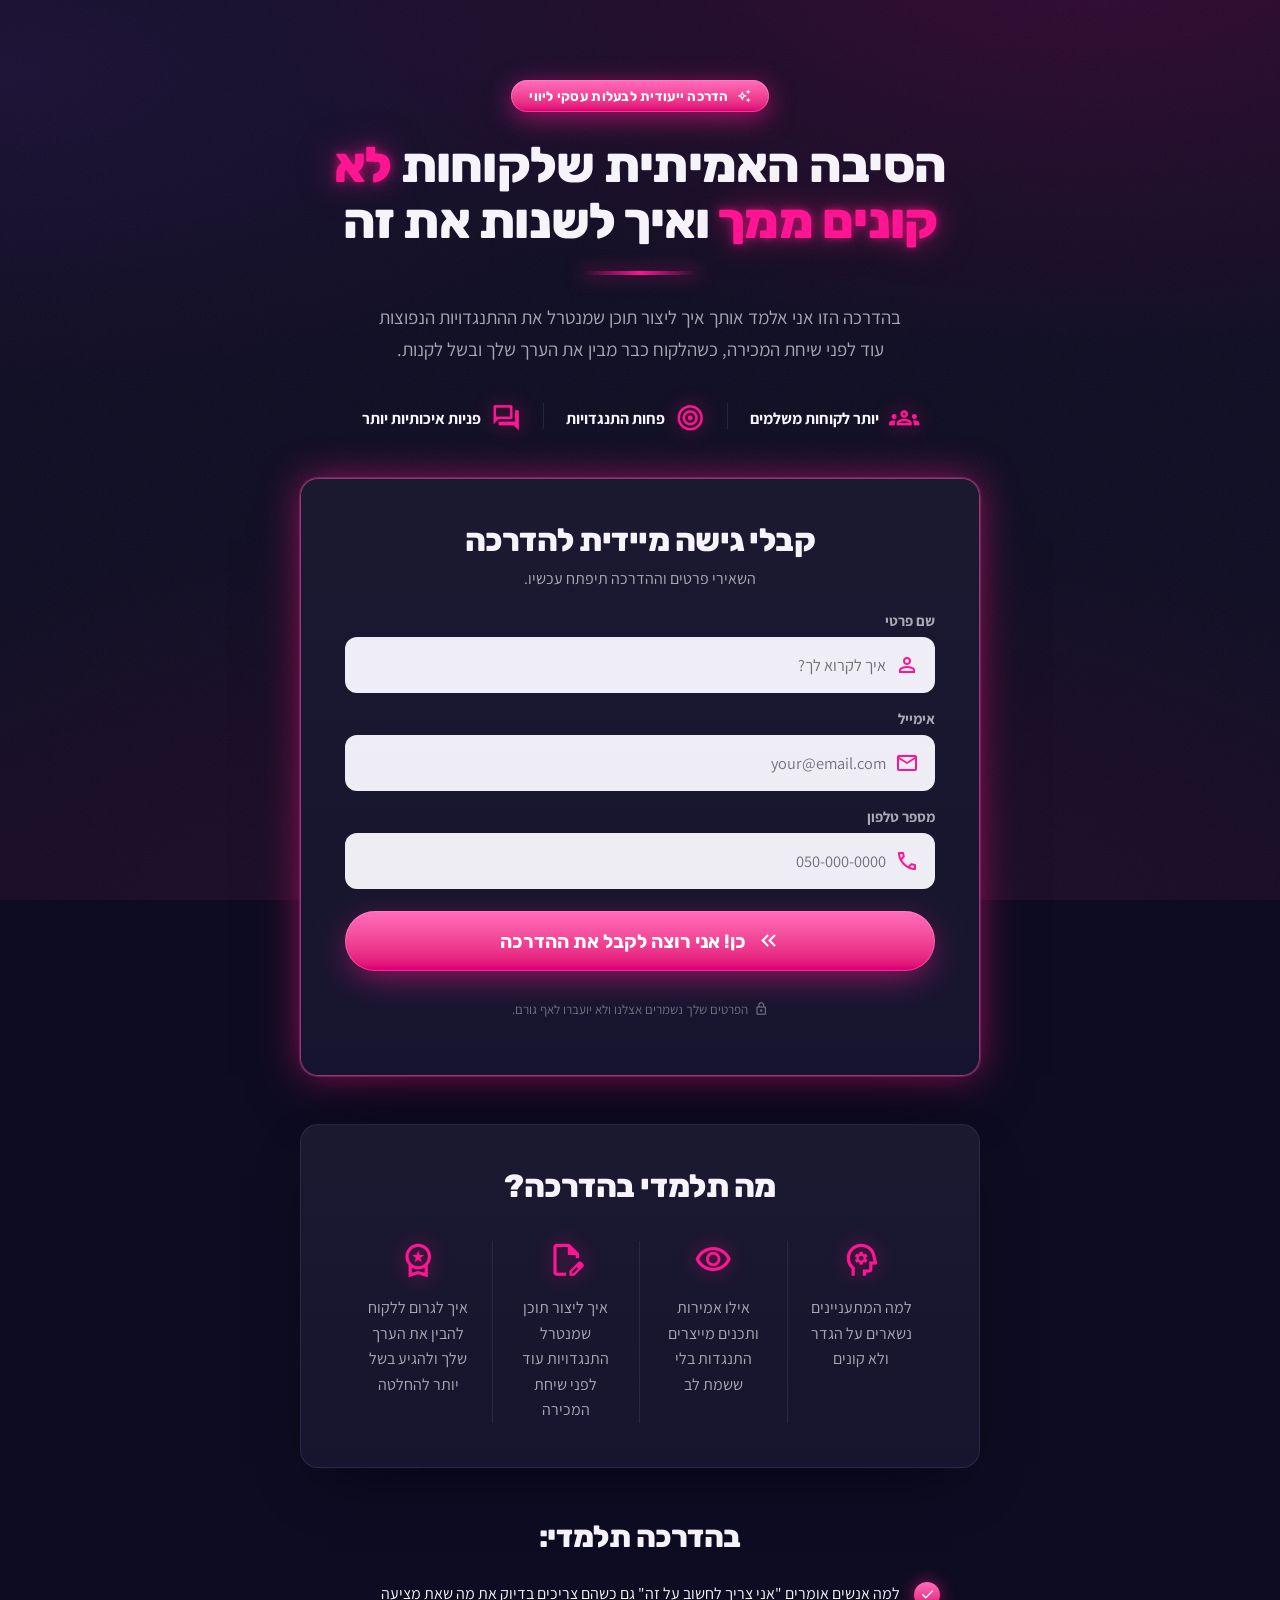
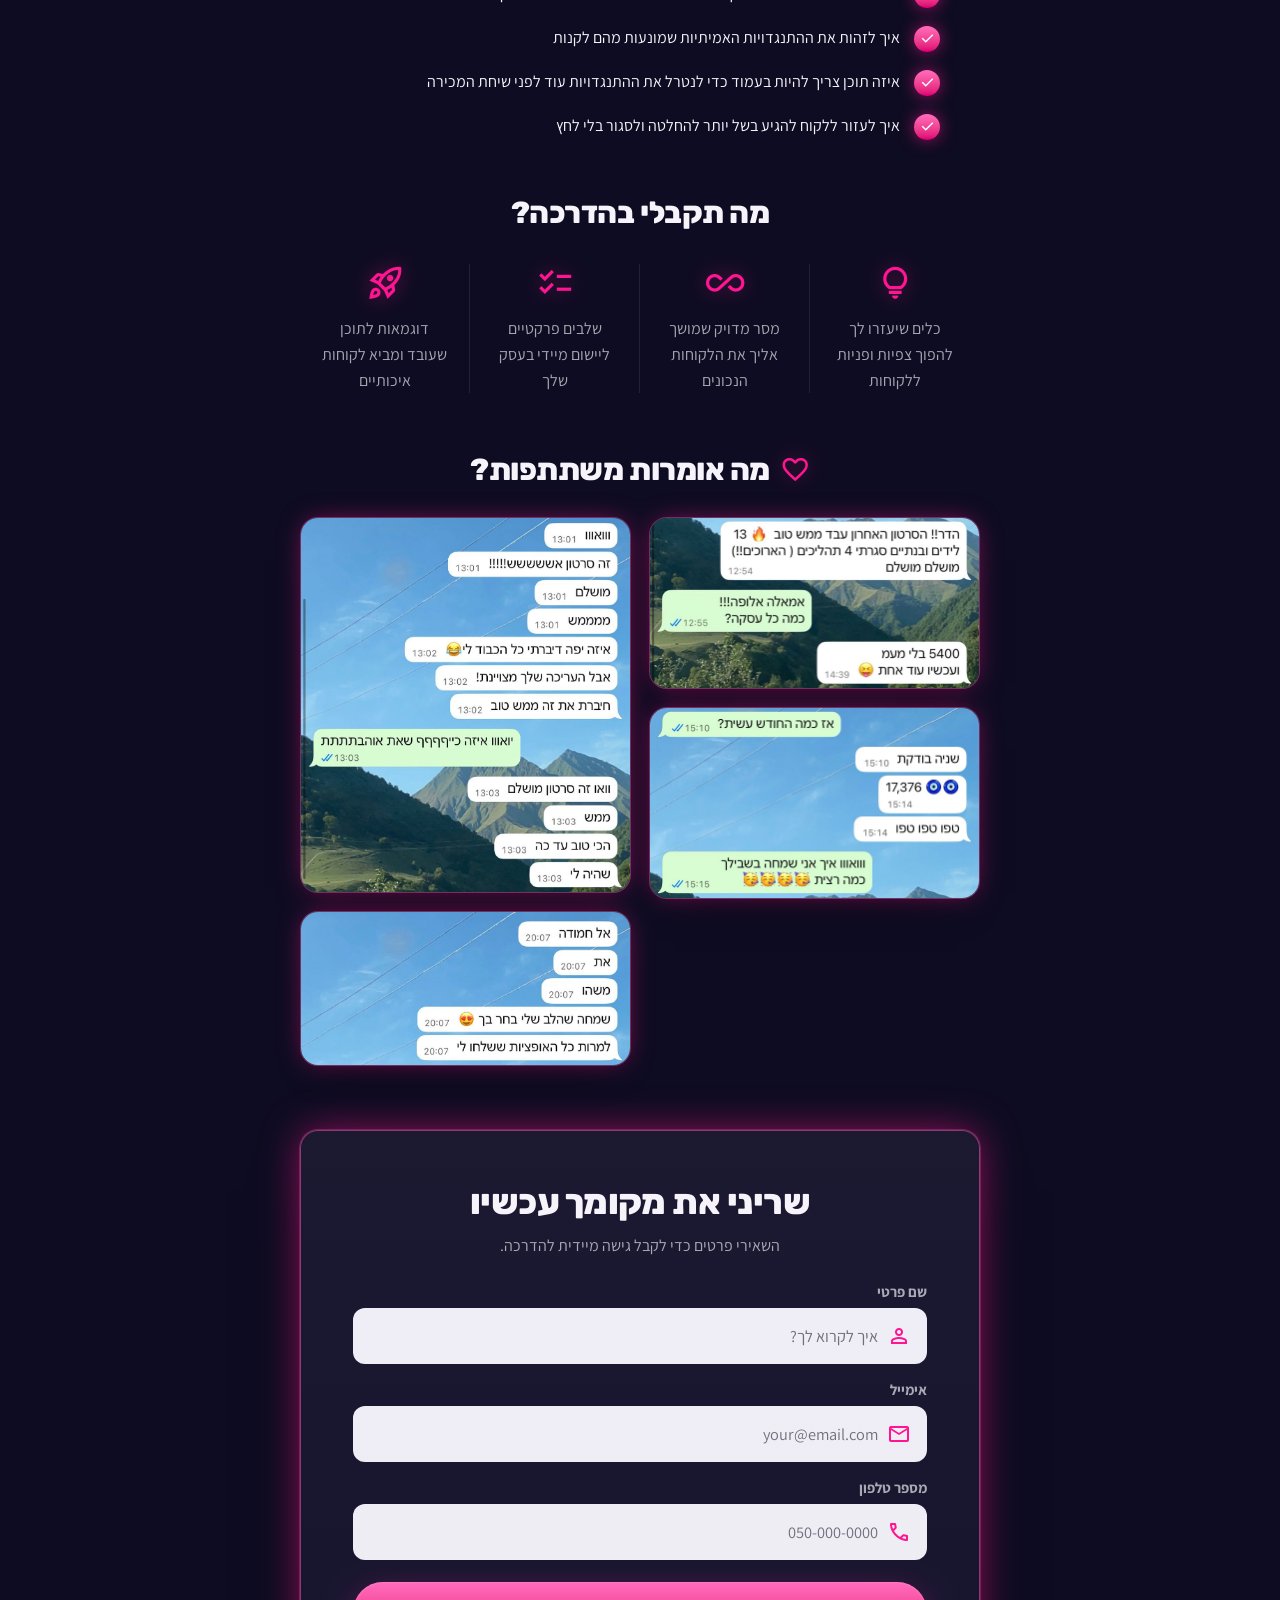
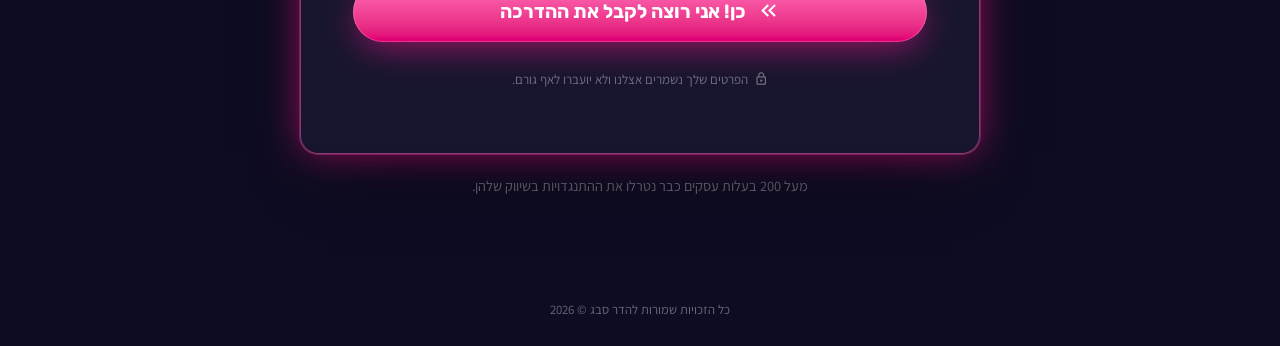
<file: index.html>
<!DOCTYPE html>
<html dir="rtl" lang="he">
<head>
  <meta charset="utf-8">
  <meta content="width=device-width, initial-scale=1.0" name="viewport">
  <title>הדר סבג | ההדרכה: הסיבה האמיתית שלקוחות לא קונים</title>
  <meta name="description" content="הדרכה חינמית: איך ליצור תוכן שמנטרל את ההתנגדויות הנפוצות עוד לפני שיחת המכירה, כדי שהלקוחות יגיעו בשלים לקנות." />
  <!-- Microsoft Clarity -->
  <script type="text/javascript">
    (function(c,l,a,r,i,t,y){
        c[a]=c[a]||function(){(c[a].q=c[a].q||[]).push(arguments)};
        t=l.createElement(r);t.async=1;t.src="https://www.clarity.ms/tag/"+i;
        y=l.getElementsByTagName(r)[0];y.parentNode.insertBefore(t,y);
    })(window, document, "clarity", "script", "xek4ic7ocl");
  </script>
  <link rel="preconnect" href="https://fonts.googleapis.com">
  <link rel="preconnect" href="https://fonts.gstatic.com" crossorigin>
  <link href="https://fonts.googleapis.com/css2?family=Rubik:wght@500;600;700;800;900&family=Assistant:wght@400;500;600;700;800&display=swap" rel="stylesheet">
  <link href="https://fonts.googleapis.com/css2?family=Material+Symbols+Outlined:wght,FILL@100..700,0..1&display=swap" rel="stylesheet">
  <link href="style.css" rel="stylesheet">
  <style>
    .material-symbols-outlined { font-variation-settings: 'FILL' 0, 'wght' 400, 'GRAD' 0, 'opsz' 24; vertical-align: middle; }
    .wrap { width: 100%; max-width: var(--max-w); margin-inline: auto; padding-inline: 20px; position: relative; z-index: 1; }
    .hero-h1 { font-size: clamp(1.9rem, 6.2vw, 3.1rem); }
    .grid-4 { display: grid; grid-template-columns: 1fr; gap: 28px; }
    .grid-3 { display: grid; grid-template-columns: 1fr; gap: 18px; }
    @media (min-width: 720px) {
      .grid-4 { grid-template-columns: repeat(4, 1fr); gap: 0; }
      .grid-4 > .cell { padding-inline: 22px; }
      .grid-4 > .cell + .cell { border-inline-start: 1px solid var(--hairline); }
      .grid-3 { grid-template-columns: repeat(3, 1fr); }
    }
  </style>
</head>
<body>

<main class="wrap" style="padding-top: clamp(40px, 8vw, 80px); padding-bottom: 64px;">

  <!-- Badge -->
  <div class="rise" style="text-align:center; margin-bottom: 26px;">
    <span class="badge">
      <span class="material-symbols-outlined">auto_awesome</span>
      הדרכה ייעודית לבעלות עסקי ליווי
    </span>
  </div>

  <!-- Hero headline (user's title, image's stacked treatment) -->
  <header class="rise d1" style="text-align:center; max-width: 640px; margin-inline:auto;">
    <h1 class="hero-h1" style="color: var(--ink);">
      הסיבה האמיתית שלקוחות <span class="neon">לא קונים ממך</span> ואיך לשנות את זה
    </h1>
    <div style="width:120px; height:4px; border-radius:999px; margin: 22px auto 0;
                background: linear-gradient(90deg, transparent, var(--pink), transparent);
                box-shadow: 0 0 18px var(--glow);"></div>
  </header>

  <!-- Sub -->
  <p class="rise d2 measure" style="text-align:center; font-size: clamp(1.02rem, 3.4vw, 1.18rem);
        color: var(--ink-dim); line-height: 1.7; margin: 26px auto 0;">
    בהדרכה הזו אני אלמד אותך איך ליצור תוכן שמנטרל את ההתנגדויות הנפוצות
    עוד לפני שיחת המכירה, כשהלקוח כבר מבין את הערך שלך ובשל לקנות.
  </p>

  <!-- 3 benefits row -->
  <div class="rise d3" style="display:flex; align-items:center; justify-content:center; flex-wrap:wrap;
        gap: 14px 22px; margin-top: 38px;">
    <div style="display:flex; align-items:center; gap:10px;">
      <span class="material-symbols-outlined ficon ficon--sm">groups</span>
      <span style="font-weight:700;">יותר לקוחות משלמים</span>
    </div>
    <span class="vrule" style="height:26px;"></span>
    <div style="display:flex; align-items:center; gap:10px;">
      <span class="material-symbols-outlined ficon ficon--sm">target</span>
      <span style="font-weight:700;">פחות התנגדויות</span>
    </div>
    <span class="vrule" style="height:26px;"></span>
    <div style="display:flex; align-items:center; gap:10px;">
      <span class="material-symbols-outlined ficon ficon--sm">forum</span>
      <span style="font-weight:700;">פניות איכותיות יותר</span>
    </div>
  </div>

  <!-- Top opt-in form -->
  <section class="rise d3" style="margin-top: 44px;">
    <div class="panel panel--glow" style="padding: clamp(26px, 5vw, 44px);">
      <div style="text-align:center; margin-bottom: 22px;">
        <h2 style="font-size: clamp(1.5rem, 4.6vw, 2rem);">קבלי גישה מיידית להדרכה</h2>
        <p style="margin: 10px 0 0; color: var(--ink-dim);">השאירי פרטים וההדרכה תיפתח עכשיו.</p>
      </div>

      <form class="lead-form" novalidate style="display:flex; flex-direction:column; gap:16px;">
        <div class="field-group">
          <label class="field-label" for="top-name">שם פרטי</label>
          <div class="input-wrap">
            <input id="top-name" name="name" type="text" autocomplete="given-name"
                   placeholder="איך לקרוא לך?" class="field field--icon">
            <span class="material-symbols-outlined input-icon">person</span>
          </div>
          <p class="form-error"></p>
        </div>

        <div class="field-group">
          <label class="field-label" for="top-email">אימייל</label>
          <div class="input-wrap">
            <input id="top-email" name="email" type="email" autocomplete="email"
                   placeholder="your@email.com" class="field field--icon ltr">
            <span class="material-symbols-outlined input-icon">mail</span>
          </div>
          <p class="form-error"></p>
        </div>

        <div class="field-group">
          <label class="field-label" for="top-phone">מספר טלפון</label>
          <div class="input-wrap">
            <input id="top-phone" name="phone" type="tel" autocomplete="tel"
                   placeholder="050-000-0000" class="field field--icon ltr">
            <span class="material-symbols-outlined input-icon">call</span>
          </div>
          <p class="form-error"></p>
        </div>

        <button type="submit" class="btn-primary" style="margin-top: 6px;">
          <span class="material-symbols-outlined">keyboard_double_arrow_left</span>
          כן! אני רוצה לקבל את ההדרכה
        </button>

        <p style="text-align:center; font-size:0.82rem; color: var(--ink-faint);
                  display:flex; align-items:center; justify-content:center; gap:6px;">
          <span class="material-symbols-outlined" style="font-size:1.1em;">lock</span>
          הפרטים שלך נשמרים אצלנו ולא יועברו לאף גורם.
        </p>
      </form>
    </div>
  </section>

  <!-- What you'll learn -->
  <section class="panel" style="margin-top: 48px; padding: clamp(28px, 5vw, 44px);">
    <h2 style="text-align:center; font-size: clamp(1.5rem, 4.6vw, 2rem); margin-bottom: 36px;">
      מה תלמדי בהדרכה?
    </h2>
    <div class="grid-4">
      <div class="cell" style="text-align:center;">
        <span class="material-symbols-outlined ficon">psychology</span>
        <p style="margin: 16px 0 0; color: var(--ink-dim); line-height:1.6;">
          למה המתעניינים נשארים על הגדר ולא קונים
        </p>
      </div>
      <div class="cell" style="text-align:center;">
        <span class="material-symbols-outlined ficon">visibility</span>
        <p style="margin: 16px 0 0; color: var(--ink-dim); line-height:1.6;">
          אילו אמירות ותכנים מייצרים התנגדות בלי ששמת לב
        </p>
      </div>
      <div class="cell" style="text-align:center;">
        <span class="material-symbols-outlined ficon">edit_document</span>
        <p style="margin: 16px 0 0; color: var(--ink-dim); line-height:1.6;">
          איך ליצור תוכן שמנטרל התנגדויות עוד לפני שיחת המכירה
        </p>
      </div>
      <div class="cell" style="text-align:center;">
        <span class="material-symbols-outlined ficon">workspace_premium</span>
        <p style="margin: 16px 0 0; color: var(--ink-dim); line-height:1.6;">
          איך לגרום ללקוח להבין את הערך שלך ולהגיע בשל יותר להחלטה
        </p>
      </div>
    </div>
  </section>

  <!-- Checklist -->
  <section style="margin-top: 52px; max-width: 600px; margin-inline:auto;">
    <h2 style="text-align:center; font-size: clamp(1.4rem, 4.4vw, 1.9rem); margin-bottom: 28px;">
      בהדרכה תלמדי:
    </h2>
    <ul style="list-style:none; margin:0; padding:0; display:flex; flex-direction:column; gap:18px;">
      <li style="display:flex; gap:14px; align-items:flex-start;">
        <span class="check-dot"><span class="material-symbols-outlined" style="font-size:17px;">check</span></span>
        <span style="line-height:1.55;">למה אנשים אומרים "אני צריך לחשוב על זה" גם כשהם צריכים בדיוק את מה שאת מציעה</span>
      </li>
      <li style="display:flex; gap:14px; align-items:flex-start;">
        <span class="check-dot"><span class="material-symbols-outlined" style="font-size:17px;">check</span></span>
        <span style="line-height:1.55;">איך לזהות את ההתנגדויות האמיתיות שמונעות מהם לקנות</span>
      </li>
      <li style="display:flex; gap:14px; align-items:flex-start;">
        <span class="check-dot"><span class="material-symbols-outlined" style="font-size:17px;">check</span></span>
        <span style="line-height:1.55;">איזה תוכן צריך להיות בעמוד כדי לנטרל את ההתנגדויות עוד לפני שיחת המכירה</span>
      </li>
      <li style="display:flex; gap:14px; align-items:flex-start;">
        <span class="check-dot"><span class="material-symbols-outlined" style="font-size:17px;">check</span></span>
        <span style="line-height:1.55;">איך לעזור ללקוח להגיע בשל יותר להחלטה ולסגור בלי לחץ</span>
      </li>
    </ul>
  </section>

  <!-- What you'll get -->
  <section style="margin-top: 56px;">
    <h2 style="text-align:center; font-size: clamp(1.4rem, 4.4vw, 1.9rem); margin-bottom: 34px;">
      מה תקבלי בהדרכה?
    </h2>
    <div class="grid-4">
      <div class="cell" style="text-align:center;">
        <span class="material-symbols-outlined ficon">lightbulb</span>
        <p style="margin: 14px 0 0; color: var(--ink-dim); line-height:1.6;">
          כלים שיעזרו לך להפוך צפיות ופניות ללקוחות
        </p>
      </div>
      <div class="cell" style="text-align:center;">
        <span class="material-symbols-outlined ficon">all_inclusive</span>
        <p style="margin: 14px 0 0; color: var(--ink-dim); line-height:1.6;">
          מסר מדויק שמושך אליך את הלקוחות הנכונים
        </p>
      </div>
      <div class="cell" style="text-align:center;">
        <span class="material-symbols-outlined ficon">checklist</span>
        <p style="margin: 14px 0 0; color: var(--ink-dim); line-height:1.6;">
          שלבים פרקטיים ליישום מיידי בעסק שלך
        </p>
      </div>
      <div class="cell" style="text-align:center;">
        <span class="material-symbols-outlined ficon">rocket_launch</span>
        <p style="margin: 14px 0 0; color: var(--ink-dim); line-height:1.6;">
          דוגמאות לתוכן שעובד ומביא לקוחות איכותיים
        </p>
      </div>
    </div>
  </section>

  <!-- Testimonials -->
  <section style="margin-top: 60px;">
    <h2 style="text-align:center; font-size: clamp(1.4rem, 4.4vw, 1.9rem); margin-bottom: 30px;
               display:flex; align-items:center; justify-content:center; gap:10px;">
      <span class="material-symbols-outlined ficon ficon--sm">favorite</span>
      מה אומרות משתתפות?
    </h2>
    <div class="shots">
      <figure class="shot">
        <img src="testimonials/t1.jpg" alt="עדות בוואטסאפ: 13 לידים מהסרטון האחרון" loading="lazy">
      </figure>
      <figure class="shot">
        <img src="testimonials/t2.jpg" alt="עדות בוואטסאפ: 17,376 ש״ח החודש" loading="lazy">
      </figure>
      <figure class="shot">
        <img src="testimonials/t3.jpg" alt="עדות בוואטסאפ: הסרטון יצא מושלם" loading="lazy">
      </figure>
      <figure class="shot">
        <img src="testimonials/t4.jpg" alt="עדות בוואטסאפ ממשתתפת מרוצה" loading="lazy">
      </figure>
    </div>
  </section>

  <!-- Opt-in form -->
  <section id="lead" style="margin-top: 64px; position: relative;">

    <div class="panel panel--glow" style="padding: clamp(30px, 6vw, 52px);">
      <div style="text-align:center; margin-bottom: 26px;">
        <h2 style="font-size: clamp(1.6rem, 5vw, 2.2rem);">שריני את מקומך עכשיו</h2>
        <p style="margin: 12px 0 0; color: var(--ink-dim);">
          השאירי פרטים כדי לקבל גישה מיידית להדרכה.
        </p>
      </div>

      <form class="lead-form" novalidate style="display:flex; flex-direction:column; gap:16px;">
        <div class="field-group">
          <label class="field-label" for="name">שם פרטי</label>
          <div class="input-wrap">
            <input id="name" name="name" type="text" autocomplete="given-name"
                   placeholder="איך לקרוא לך?" class="field field--icon">
            <span class="material-symbols-outlined input-icon">person</span>
          </div>
          <p class="form-error"></p>
        </div>

        <div class="field-group">
          <label class="field-label" for="email">אימייל</label>
          <div class="input-wrap">
            <input id="email" name="email" type="email" autocomplete="email"
                   placeholder="your@email.com" class="field field--icon ltr">
            <span class="material-symbols-outlined input-icon">mail</span>
          </div>
          <p class="form-error"></p>
        </div>

        <div class="field-group">
          <label class="field-label" for="phone">מספר טלפון</label>
          <div class="input-wrap">
            <input id="phone" name="phone" type="tel" autocomplete="tel"
                   placeholder="050-000-0000" class="field field--icon ltr">
            <span class="material-symbols-outlined input-icon">call</span>
          </div>
          <p class="form-error"></p>
        </div>

        <button type="submit" class="btn-primary" style="margin-top: 6px;">
          <span class="material-symbols-outlined">keyboard_double_arrow_left</span>
          כן! אני רוצה לקבל את ההדרכה
        </button>

        <p style="text-align:center; font-size:0.82rem; color: var(--ink-faint);
                  display:flex; align-items:center; justify-content:center; gap:6px;">
          <span class="material-symbols-outlined" style="font-size:1.1em;">lock</span>
          הפרטים שלך נשמרים אצלנו ולא יועברו לאף גורם.
        </p>
      </form>

      <!-- Success -->
      <div id="lead-success" class="hidden" style="text-align:center; padding: 16px 0; display:none;">
        <span class="material-symbols-outlined ficon">check_circle</span>
        <h3 style="margin: 14px 0 6px;">נשלח! מעבירה אותך להדרכה…</h3>
        <p style="color: var(--ink-dim);">ההדרכה נפתחת עכשיו.</p>
      </div>
    </div>

    <p style="text-align:center; margin-top: 22px; color: var(--ink-faint); font-size:0.9rem;">
      מעל 200 בעלות עסקים כבר נטרלו את ההתנגדויות בשיווק שלהן.
    </p>
  </section>

</main>

<footer style="text-align:center; padding: 28px 16px; color: var(--ink-faint); font-size:0.8rem; position:relative; z-index:1;">
  כל הזכויות שמורות להדר סבג &copy; 2026
</footer>

<script src="script.js"></script>
</body>
</html>
</file>
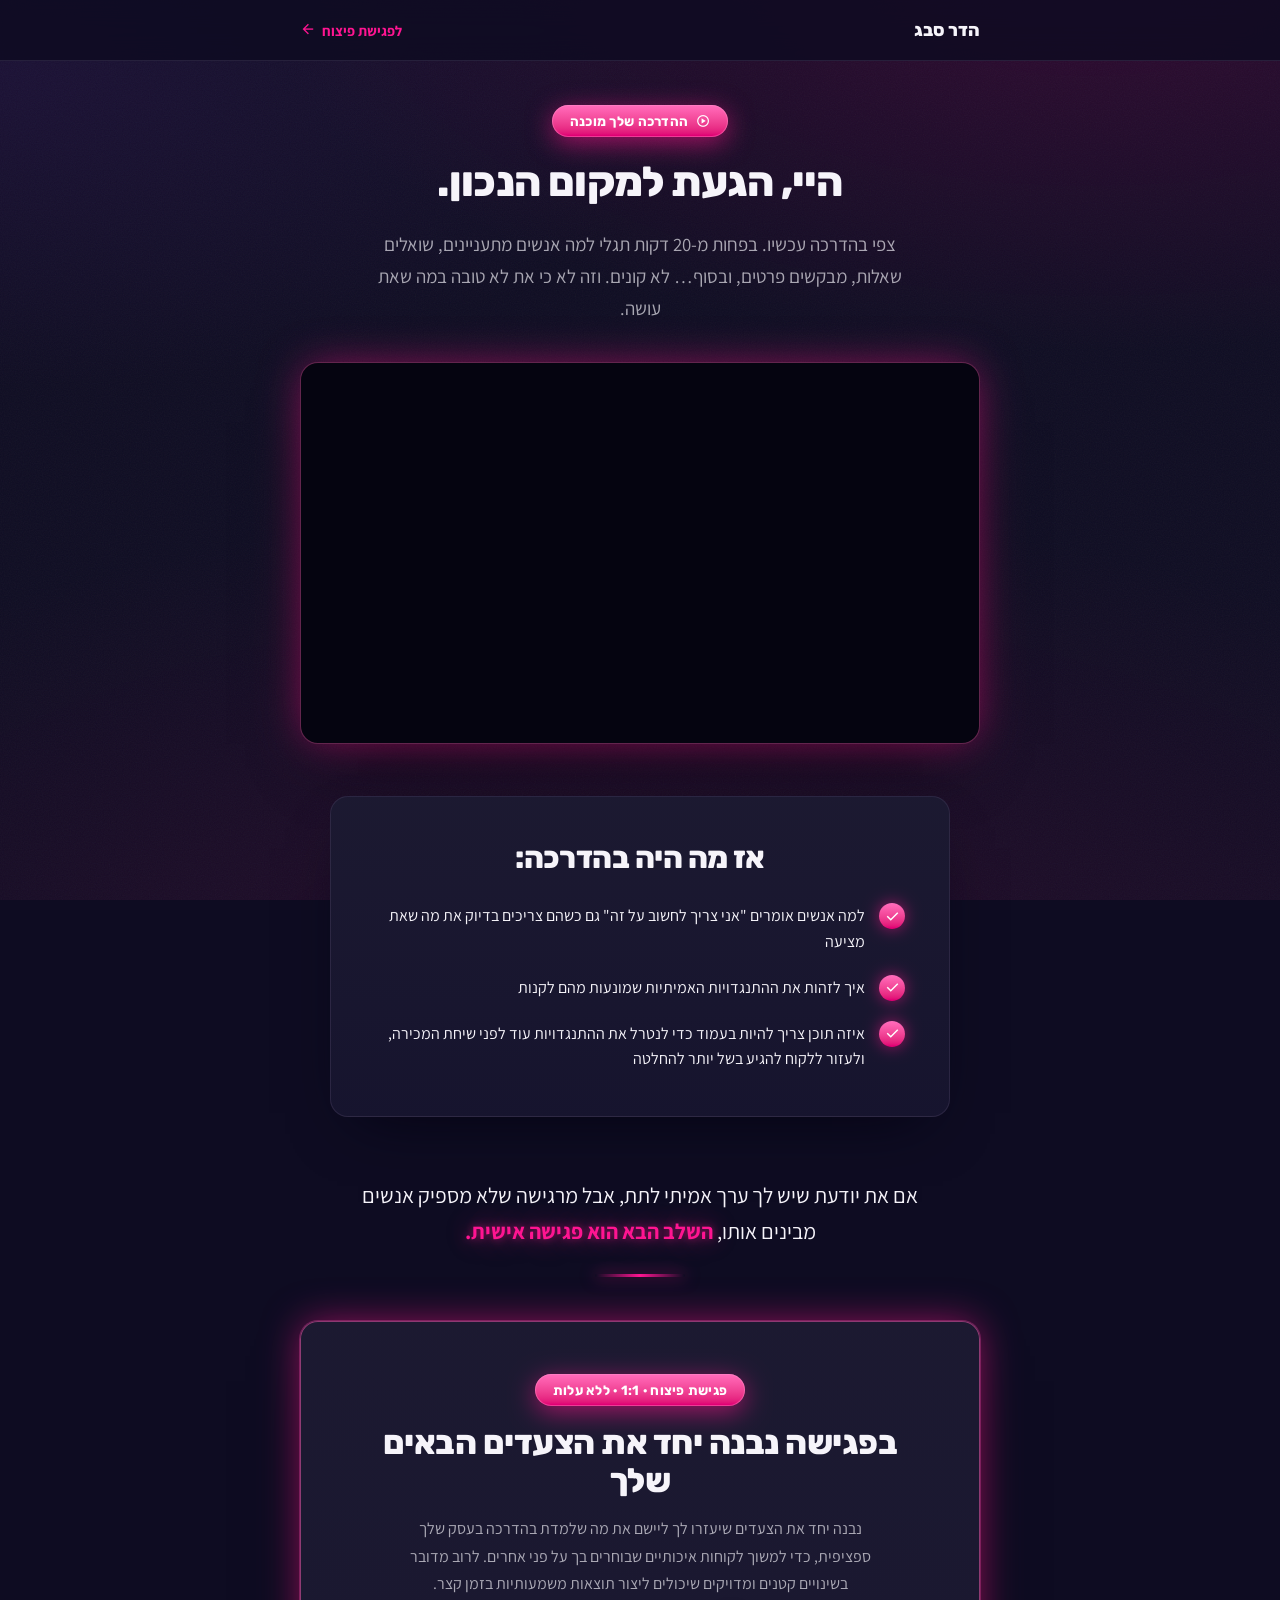
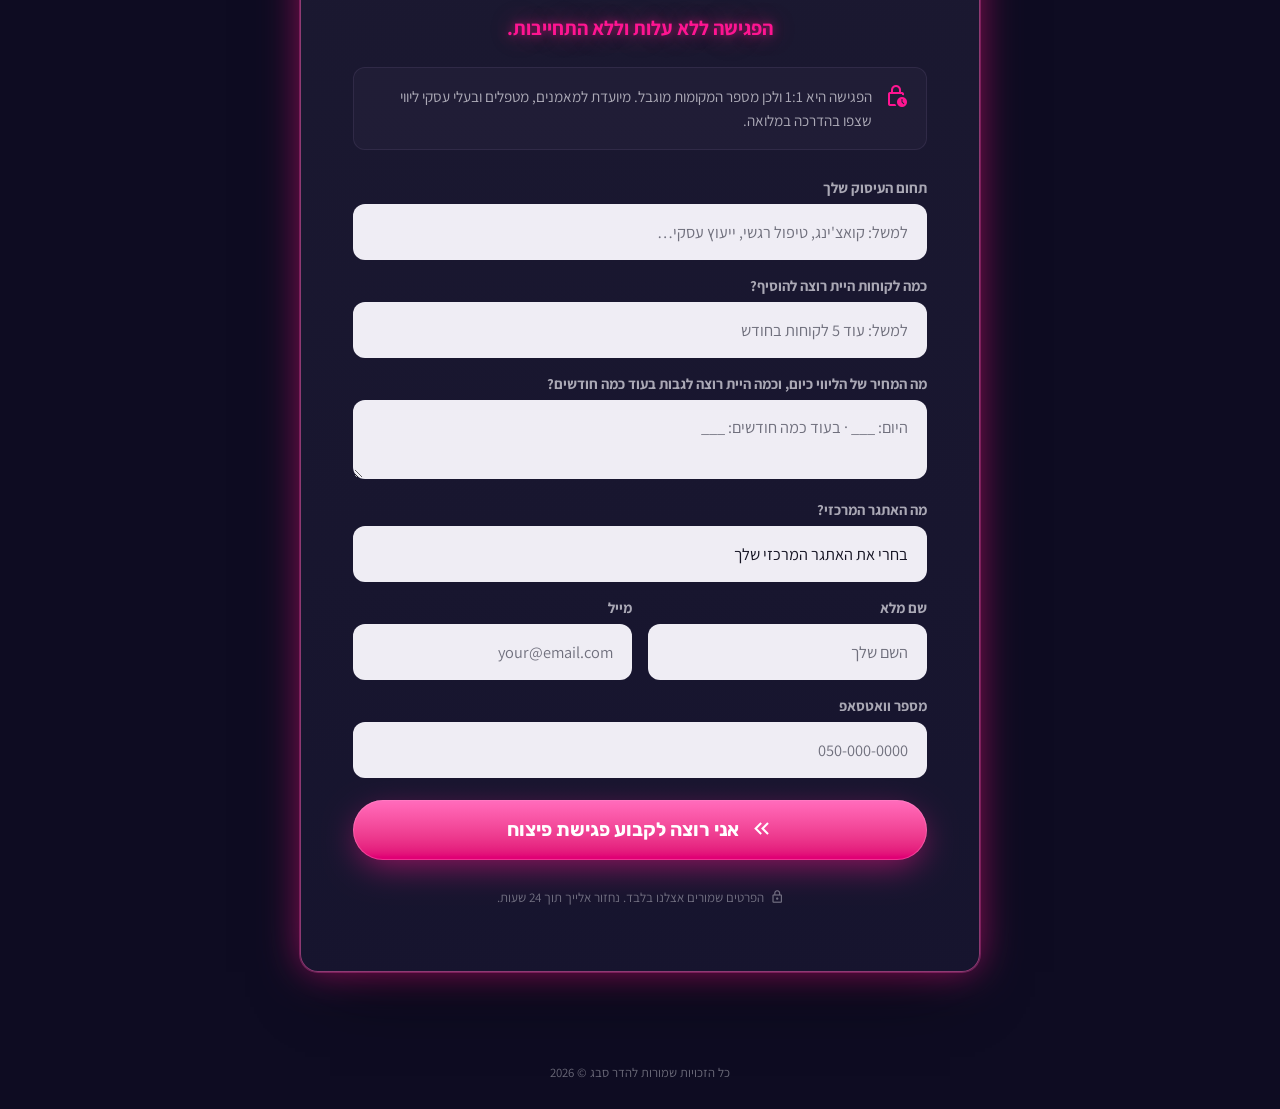
<file: tutorial.html>
<!DOCTYPE html>
<html lang="he" dir="rtl">
<head>
  <meta charset="UTF-8" />
  <meta name="viewport" content="width=device-width, initial-scale=1.0" />
  <title>ההדרכה שלך | הדר סבג</title>
  <meta name="description" content="ההדרכה שלך: למה אנשים מתעניינים, שואלים, ובסוף לא קונים, ואיך לנטרל את זה בתוכן עוד לפני שיחת המכירה." />
  <!-- Microsoft Clarity -->
  <script type="text/javascript">
    (function(c,l,a,r,i,t,y){
        c[a]=c[a]||function(){(c[a].q=c[a].q||[]).push(arguments)};
        t=l.createElement(r);t.async=1;t.src="https://www.clarity.ms/tag/"+i;
        y=l.getElementsByTagName(r)[0];y.parentNode.insertBefore(t,y);
    })(window, document, "clarity", "script", "xek4ic7ocl");
  </script>
  <link rel="preconnect" href="https://fonts.googleapis.com">
  <link rel="preconnect" href="https://fonts.gstatic.com" crossorigin>
  <link href="https://fonts.googleapis.com/css2?family=Rubik:wght@500;600;700;800;900&family=Assistant:wght@400;500;600;700;800&display=swap" rel="stylesheet">
  <link href="https://fonts.googleapis.com/css2?family=Material+Symbols+Outlined:wght,FILL@100..700,0..1&display=swap" rel="stylesheet">
  <link href="style.css" rel="stylesheet">
  <style>
    .material-symbols-outlined { font-variation-settings: 'FILL' 0, 'wght' 400, 'GRAD' 0, 'opsz' 24; vertical-align: middle; }
    .wrap { width: 100%; max-width: var(--max-w); margin-inline: auto; padding-inline: 20px; position: relative; z-index: 1; }
    .nav {
      position: sticky; top: 0; z-index: 50;
      background: oklch(0.17 0.045 285 / 0.82);
      backdrop-filter: blur(14px); -webkit-backdrop-filter: blur(14px);
      border-bottom: 1px solid var(--hairline);
    }
    .nav-inner { max-width: var(--max-w); margin-inline:auto; padding: 0 20px; height: 60px;
                 display:flex; align-items:center; justify-content:space-between; }
    .grid-2 { display:grid; grid-template-columns: 1fr; gap: 16px; }
    @media (min-width: 640px) { .grid-2 { grid-template-columns: 1fr 1fr; } }
  </style>
</head>
<body>

<!-- Nav -->
<nav class="nav">
  <div class="nav-inner">
    <span style="font-family:'Rubik',sans-serif; font-weight:800; font-size:1.1rem;">הדר סבג</span>
    <a href="#breakthrough" style="display:inline-flex; align-items:center; gap:6px; color: var(--pink);
       font-weight:700; font-size:0.9rem; text-decoration:none;">
      לפגישת פיצוח
      <span class="material-symbols-outlined" style="font-size:1.1em;">arrow_back</span>
    </a>
  </div>
</nav>

<main class="wrap" style="padding-top: 44px; padding-bottom: 64px;">

  <!-- Greeting -->
  <header class="rise" style="text-align:center; max-width: 540px; margin-inline:auto;">
    <span class="badge" style="margin-bottom: 22px;">
      <span class="material-symbols-outlined">play_circle</span>
      ההדרכה שלך מוכנה
    </span>
    <h1 style="font-size: clamp(1.7rem, 5.4vw, 2.6rem); color: var(--ink);">
      היי<span id="greeting-name" class="neon"></span>, הגעת למקום הנכון.
    </h1>
  </header>

  <p class="rise d1 measure" style="text-align:center; font-size: clamp(1.02rem, 3.4vw, 1.18rem);
        color: var(--ink-dim); line-height:1.7; margin: 22px auto 0;">
    צפי בהדרכה עכשיו. בפחות מ-20 דקות תגלי למה אנשים מתעניינים, שואלים שאלות, מבקשים פרטים,
    ובסוף… לא קונים. וזה לא כי את לא טובה במה שאת עושה.
  </p>

  <!-- Video -->
  <section class="rise d2" style="margin-top: 38px;">
    <div class="video-frame">
      <iframe
        src="https://www.youtube-nocookie.com/embed/4c5BlCtuzRg?rel=0"
        title="סרטון הדרכה לדף נחיתה | הדר סבג"
        frameborder="0"
        allow="accelerometer; autoplay; clipboard-write; encrypted-media; gyroscope; picture-in-picture; web-share"
        referrerpolicy="strict-origin-when-cross-origin"
        allowfullscreen></iframe>
    </div>
  </section>

  <!-- What was in the training -->
  <section class="panel" style="margin-top: 52px; padding: clamp(28px, 5vw, 44px); max-width: 620px; margin-inline:auto;">
    <h2 style="text-align:center; font-size: clamp(1.4rem, 4.4vw, 1.9rem); margin-bottom: 28px;">
      אז מה היה בהדרכה:
    </h2>
    <ul style="list-style:none; margin:0; padding:0; display:flex; flex-direction:column; gap:20px;">
      <li style="display:flex; gap:14px; align-items:flex-start;">
        <span class="check-dot"><span class="material-symbols-outlined" style="font-size:17px;">check</span></span>
        <span style="line-height:1.6;">למה אנשים אומרים "אני צריך לחשוב על זה" גם כשהם צריכים בדיוק את מה שאת מציעה</span>
      </li>
      <li style="display:flex; gap:14px; align-items:flex-start;">
        <span class="check-dot"><span class="material-symbols-outlined" style="font-size:17px;">check</span></span>
        <span style="line-height:1.6;">איך לזהות את ההתנגדויות האמיתיות שמונעות מהם לקנות</span>
      </li>
      <li style="display:flex; gap:14px; align-items:flex-start;">
        <span class="check-dot"><span class="material-symbols-outlined" style="font-size:17px;">check</span></span>
        <span style="line-height:1.6;">איזה תוכן צריך להיות בעמוד כדי לנטרל את ההתנגדויות עוד לפני שיחת המכירה, ולעזור ללקוח להגיע בשל יותר להחלטה</span>
      </li>
    </ul>
  </section>

  <!-- Transition / offer intro -->
  <section style="margin-top: 60px; text-align:center; max-width: 600px; margin-inline:auto;">
    <p style="font-size: clamp(1.1rem, 3.8vw, 1.35rem); line-height:1.7; color: var(--ink);">
      אם את יודעת שיש לך ערך אמיתי לתת, אבל מרגישה שלא מספיק אנשים מבינים אותו,
      <span class="neon" style="font-weight:700;">השלב הבא הוא פגישה אישית.</span>
    </p>
    <div style="width:90px; height:3px; border-radius:999px; margin: 24px auto 0;
                background: linear-gradient(90deg, transparent, var(--pink), transparent);
                box-shadow: 0 0 16px var(--glow);"></div>
  </section>

  <!-- Breakthrough offer -->
  <section id="breakthrough" style="margin-top: 44px;">
    <div class="panel panel--glow" style="padding: clamp(30px, 6vw, 52px);">

      <div style="text-align:center; margin-bottom: 26px;">
        <span class="badge" style="margin-bottom:18px;">פגישת פיצוח · 1:1 · ללא עלות</span>
        <h2 style="font-size: clamp(1.5rem, 4.8vw, 2.1rem);">בפגישה נבנה יחד את הצעדים הבאים שלך</h2>
        <p class="measure" style="margin: 16px auto 0; color: var(--ink-dim); line-height:1.7;">
          נבנה יחד את הצעדים שיעזרו לך ליישם את מה שלמדת בהדרכה בעסק שלך ספציפית,
          כדי למשוך לקוחות איכותיים שבוחרים בך על פני אחרים. לרוב מדובר בשינויים קטנים ומדויקים
          שיכולים ליצור תוצאות משמעותיות בזמן קצר.
        </p>
        <p class="neon" style="margin: 18px auto 0; font-weight:700; font-size: clamp(1.05rem, 3.4vw, 1.25rem);">
          הפגישה ללא עלות וללא התחייבות.
        </p>
      </div>

      <!-- eligibility note -->
      <div style="display:flex; gap:12px; align-items:flex-start; background: oklch(0.27 0.05 290 / 0.5);
                  border:1px solid var(--hairline); border-radius: var(--radius-sm);
                  padding: 16px 18px; margin-bottom: 28px;">
        <span class="material-symbols-outlined" style="color: var(--pink); flex:none;">lock_clock</span>
        <p style="margin:0; font-size:0.95rem; line-height:1.6; color: var(--ink-dim);">
          הפגישה היא 1:1 ולכן מספר המקומות מוגבל. מיועדת למאמנים, מטפלים ובעלי עסקי ליווי
          שצפו בהדרכה במלואה.
        </p>
      </div>

      <!-- Form -->
      <form id="discovery-form" novalidate style="display:flex; flex-direction:column; gap:16px;">

        <div>
          <label class="field-label" for="d-business-domain">תחום העיסוק שלך</label>
          <input id="d-business-domain" name="business_domain" type="text"
                 placeholder="למשל: קואצ'ינג, טיפול רגשי, ייעוץ עסקי…" class="field">
        </div>

        <div>
          <label class="field-label" for="d-clients">כמה לקוחות היית רוצה להוסיף?</label>
          <input id="d-clients" name="clients_to_add" type="text"
                 placeholder="למשל: עוד 5 לקוחות בחודש" class="field">
        </div>

        <div>
          <label class="field-label" for="d-pricing">מה המחיר של הליווי כיום, וכמה היית רוצה לגבות בעוד כמה חודשים?</label>
          <textarea id="d-pricing" name="pricing" rows="2"
                    placeholder="היום: ___ · בעוד כמה חודשים: ___" class="field"></textarea>
        </div>

        <div>
          <label class="field-label" for="d-challenge">מה האתגר המרכזי?</label>
          <select id="d-challenge" name="main_challenge" class="field">
            <option value="" disabled selected>בחרי את האתגר המרכזי שלך</option>
            <option value="להביא לקוחות">להביא לקוחות</option>
            <option value="למכור">למכור</option>
            <option value="יציבות">יציבות</option>
          </select>
        </div>

        <div class="grid-2">
          <div>
            <label class="field-label" for="d-name">שם מלא</label>
            <input id="d-name" name="name" type="text" autocomplete="name"
                   placeholder="השם שלך" class="field">
            <p class="form-error" id="d-name-error"></p>
          </div>
          <div>
            <label class="field-label" for="d-email">מייל</label>
            <input id="d-email" name="email" type="email" autocomplete="email"
                   placeholder="your@email.com" class="field ltr">
            <p class="form-error" id="d-email-error"></p>
          </div>
        </div>

        <div>
          <label class="field-label" for="d-phone">מספר וואטסאפ</label>
          <input id="d-phone" name="phone" type="tel" autocomplete="tel"
                 placeholder="050-000-0000" class="field ltr">
          <p class="form-error" id="d-phone-error"></p>
        </div>

        <button type="submit" class="btn-primary" style="margin-top:6px;">
          <span class="material-symbols-outlined">keyboard_double_arrow_left</span>
          אני רוצה לקבוע פגישת פיצוח
        </button>

        <p style="text-align:center; font-size:0.82rem; color: var(--ink-faint);
                  display:flex; align-items:center; justify-content:center; gap:6px;">
          <span class="material-symbols-outlined" style="font-size:1.1em;">lock</span>
          הפרטים שמורים אצלנו בלבד. נחזור אלייך תוך 24 שעות.
        </p>
      </form>

      <!-- Success -->
      <div id="discovery-success" class="hidden" style="text-align:center; padding: 16px 0; display:none;">
        <span class="material-symbols-outlined ficon">mark_email_read</span>
        <h3 style="margin: 14px 0 6px;">קיבלתי! נחזור אלייך תוך 24 שעות.</h3>
        <p style="color: var(--ink-dim);">נתאם יחד זמן מתאים לפגישת הפיצוח שלך.</p>
      </div>

    </div>
  </section>

</main>

<footer style="text-align:center; padding: 28px 16px; color: var(--ink-faint); font-size:0.8rem; position:relative; z-index:1;">
  כל הזכויות שמורות להדר סבג &copy; 2026
</footer>

<script src="script.js"></script>
</body>
</html>
</file>
<file: style.css>
/* ===================================================================
   Hadar Sabag — Lead Magnet Funnel
   Dark navy + neon-pink aesthetic (matches design reference)
   Shared across index.html (opt-in) and tutorial.html (training)
   =================================================================== */

:root {
  /* Surfaces — deep navy, tinted toward the brand magenta */
  --bg-0:        oklch(0.17 0.045 285);   /* page base */
  --bg-1:        oklch(0.21 0.050 285);   /* raised */
  --surface:     oklch(0.23 0.045 287);   /* cards */
  --surface-2:   oklch(0.27 0.050 287);   /* inputs / nested */
  --hairline:    oklch(0.42 0.060 300 / 0.35);

  /* Brand neon */
  --pink:        oklch(0.68 0.27 0);      /* #ff2e9a-ish neon */
  --pink-soft:   oklch(0.74 0.20 350);
  --pink-deep:   oklch(0.58 0.24 1);
  --glow:        oklch(0.68 0.27 0 / 0.55);

  /* Type */
  --ink:         oklch(0.97 0.008 300);   /* near-white, faint magenta tint */
  --ink-dim:     oklch(0.97 0.008 300 / 0.66);
  --ink-faint:   oklch(0.97 0.008 300 / 0.40);

  --radius:      18px;
  --radius-sm:   12px;
  --max-w:       720px;

  --space-xs: 8px;  --space-sm: 12px;  --space-md: 16px;
  --space-lg: 24px; --space-xl: 32px;  --space-2xl: 48px; --space-3xl: 72px;
}

* { box-sizing: border-box; }

html { scroll-behavior: smooth; }

body {
  margin: 0;
  font-family: 'Assistant', system-ui, sans-serif;
  color: var(--ink);
  background: var(--bg-0);
  /* layered depth: soft magenta auras over the navy, never a flat fill */
  background-image:
    radial-gradient(120% 80% at 85% -5%,  oklch(0.40 0.18 350 / 0.30), transparent 55%),
    radial-gradient(110% 70% at 0% 8%,    oklch(0.34 0.14 300 / 0.22), transparent 50%),
    radial-gradient(140% 90% at 50% 110%, oklch(0.38 0.16 355 / 0.20), transparent 60%);
  background-attachment: fixed;
  -webkit-font-smoothing: antialiased;
  text-rendering: optimizeLegibility;
}

/* fine grain so the dark areas read as material, not void */
body::before {
  content: "";
  position: fixed; inset: 0; z-index: 0; pointer-events: none;
  opacity: 0.05; mix-blend-mode: screen;
  background-image: url("data:image/svg+xml,%3Csvg xmlns='http://www.w3.org/2000/svg' width='160' height='160'%3E%3Cfilter id='n'%3E%3CfeTurbulence type='fractalNoise' baseFrequency='0.85' numOctaves='2'/%3E%3C/filter%3E%3Crect width='100%25' height='100%25' filter='url(%23n)'/%3E%3C/svg%3E");
}

/* ---- Display type ---------------------------------------------------- */
h1, h2, h3, .display {
  font-family: 'Rubik', 'Assistant', sans-serif;
  font-weight: 800;
  letter-spacing: -0.015em;
  line-height: 1.12;
  margin: 0;
}

.neon {
  color: var(--pink);
  text-shadow:
    0 0 8px  oklch(0.68 0.27 0 / 0.55),
    0 0 24px oklch(0.68 0.27 0 / 0.40),
    0 0 48px oklch(0.62 0.24 0 / 0.25);
}

/* short pink badge — the pill at the very top of the reference */
.badge {
  display: inline-flex; align-items: center; gap: 8px;
  font-family: 'Rubik', sans-serif; font-weight: 700;
  font-size: clamp(0.72rem, 2.6vw, 0.84rem);
  letter-spacing: 0.02em;
  color: #fff;
  padding: 8px 18px;
  border-radius: 999px;
  background: linear-gradient(180deg, var(--pink-soft), var(--pink-deep));
  box-shadow:
    0 0 0 1px oklch(0.80 0.15 350 / 0.4) inset,
    0 6px 26px var(--glow);
}
.badge .material-symbols-outlined { font-size: 1.05em; }

/* ---- Surfaces -------------------------------------------------------- */
.panel {
  position: relative;
  background: linear-gradient(180deg, var(--surface), var(--bg-1));
  border: 1px solid var(--hairline);
  border-radius: var(--radius);
  box-shadow: 0 24px 60px -28px oklch(0.10 0.04 285 / 0.9);
}

/* the hero / form card — glowing magenta outline like the reference */
.panel--glow {
  border-color: oklch(0.68 0.20 350 / 0.55);
  box-shadow:
    0 0 0 1px oklch(0.68 0.22 350 / 0.30),
    0 0 38px -2px var(--glow),
    0 30px 70px -30px oklch(0.08 0.04 285 / 0.95);
}

/* ---- Feature / benefit icons (outline neon) -------------------------- */
.ficon {
  color: var(--pink);
  font-size: 2.4rem;
  line-height: 1;
  filter: drop-shadow(0 0 10px oklch(0.68 0.27 0 / 0.45));
}
.ficon--sm { font-size: 1.9rem; }

/* vertical hairline divider between inline benefits */
.vrule { width: 1px; align-self: stretch; background: var(--hairline); }

/* ---- Checklist (round neon checks) ----------------------------------- */
.check-dot {
  flex: none;
  width: 26px; height: 26px; border-radius: 999px;
  display: grid; place-items: center;
  color: #fff; font-size: 16px;
  background: linear-gradient(180deg, var(--pink-soft), var(--pink-deep));
  box-shadow: 0 0 16px var(--glow);
}

/* ---- Testimonials ---------------------------------------------------- */
.quote-card {
  background: linear-gradient(165deg, oklch(0.27 0.06 295 / 0.9), oklch(0.20 0.05 290 / 0.9));
  border: 1px solid var(--hairline);
  border-radius: var(--radius);
  position: relative;
}
.quote-mark {
  font-family: 'Rubik', serif; font-weight: 800;
  color: var(--pink);
  font-size: 2.4rem; line-height: 0;
  text-shadow: 0 0 18px var(--glow);
}

/* WhatsApp screenshot testimonials — masonry so varied heights pack neatly */
.shots { columns: 1; column-gap: 18px; }
@media (min-width: 620px) { .shots { columns: 2; } }
.shot {
  break-inside: avoid;
  margin: 0 0 18px;
  border-radius: var(--radius);
  overflow: hidden;
  background: var(--surface);
  border: 1px solid oklch(0.68 0.20 350 / 0.4);
  box-shadow: 0 0 26px -6px var(--glow), 0 18px 40px -24px oklch(0.08 0.04 285 / 0.9);
}
.shot img { display: block; width: 100%; height: auto; }

/* ---- Forms ----------------------------------------------------------- */
.field {
  width: 100%;
  height: 56px;
  padding: 0 18px;
  font-family: 'Assistant', sans-serif;
  font-size: 1.02rem;
  background: oklch(0.97 0.01 300 / 0.97);
  color: oklch(0.20 0.03 285);
  border: 1.5px solid transparent;
  border-radius: var(--radius-sm);
  outline: none;
  transition: box-shadow .2s ease, border-color .2s ease;
}
.field::placeholder { color: oklch(0.55 0.02 285); }
.field:focus {
  border-color: var(--pink);
  box-shadow: 0 0 0 4px oklch(0.68 0.22 350 / 0.25);
}
textarea.field { height: auto; padding: 14px 18px; line-height: 1.5; resize: vertical; }
select.field { appearance: none; cursor: pointer; }

/* icon inside a field — icon pinned right, text padded clear of it (works in
   both RTL and the .ltr email/phone fields, which are text-align:right) */
.input-wrap { position: relative; }
.input-icon {
  position: absolute; right: 16px; top: 50%; transform: translateY(-50%);
  color: var(--pink); line-height: 1; pointer-events: none;
}
.field--icon { padding-right: 48px; }

.field-label {
  display: block;
  font-weight: 700; font-size: 0.92rem;
  color: var(--ink-dim);
  margin-bottom: 7px;
}

.form-error {
  color: var(--pink-soft);
  font-size: 0.8rem; margin-top: 5px; min-height: 14px;
  display: none;
}
.form-error.visible { display: block; }

.ltr { direction: ltr; text-align: right; }

/* ---- Buttons --------------------------------------------------------- */
.btn-primary {
  width: 100%;
  height: 60px;
  display: inline-flex; align-items: center; justify-content: center; gap: 10px;
  font-family: 'Rubik', sans-serif; font-weight: 700;
  font-size: clamp(1.05rem, 3.4vw, 1.2rem);
  color: #fff;
  background: linear-gradient(180deg, var(--pink-soft), var(--pink-deep));
  border: none; border-radius: 999px; cursor: pointer;
  box-shadow: 0 10px 34px -6px var(--glow), 0 0 0 1px oklch(0.80 0.15 350 / 0.35) inset;
  transition: transform .18s cubic-bezier(.2,.7,.3,1), box-shadow .2s ease;
}
.btn-primary:hover { transform: translateY(-2px); box-shadow: 0 16px 44px -6px var(--glow); }
.btn-primary:active { transform: translateY(0) scale(.99); }
.btn-primary:disabled { opacity: .7; cursor: default; transform: none; }
.btn-primary .material-symbols-outlined { font-size: 1.3em; }

/* ---- Video ----------------------------------------------------------- */
.video-frame {
  position: relative;
  aspect-ratio: 16 / 9;
  border-radius: var(--radius);
  overflow: hidden;
  background: oklch(0.12 0.03 285);
  border: 1px solid oklch(0.68 0.20 350 / 0.4);
  box-shadow: 0 0 44px -6px var(--glow), 0 30px 70px -30px oklch(0.08 0.04 285 / 0.95);
}
.video-frame iframe { position: absolute; inset: 0; width: 100%; height: 100%; border: 0; }

/* ---- FAQ ------------------------------------------------------------- */
details.faq {
  background: linear-gradient(180deg, var(--surface), var(--bg-1));
  border: 1px solid var(--hairline);
  border-radius: var(--radius-sm);
  overflow: hidden;
}
details.faq summary {
  cursor: pointer; list-style: none;
  display: flex; justify-content: space-between; align-items: center; gap: 12px;
  padding: 18px 20px;
  font-weight: 700; font-size: 0.98rem;
}
details.faq summary::-webkit-details-marker { display: none; }
details.faq .chevron { color: var(--pink); transition: transform .25s ease; }
details.faq[open] .chevron { transform: rotate(180deg); }
details.faq .faq-body {
  padding: 0 20px 18px;
  color: var(--ink-dim); font-size: 0.95rem; line-height: 1.65;
}

/* ---- Entrance animation --------------------------------------------- */
@keyframes rise {
  from { opacity: 0; transform: translateY(18px); }
  to   { opacity: 1; transform: none; }
}
.rise { opacity: 0; animation: rise .7s cubic-bezier(.2,.7,.3,1) forwards; }
.rise.d1 { animation-delay: .08s; }
.rise.d2 { animation-delay: .16s; }
.rise.d3 { animation-delay: .24s; }
.rise.d4 { animation-delay: .32s; }

@media (prefers-reduced-motion: reduce) {
  html { scroll-behavior: auto; }
  .rise { animation: none; opacity: 1; }
  body { background-attachment: scroll; }
}

/* body copy comfortable measure */
.measure { max-width: 60ch; margin-inline: auto; }
</file>
